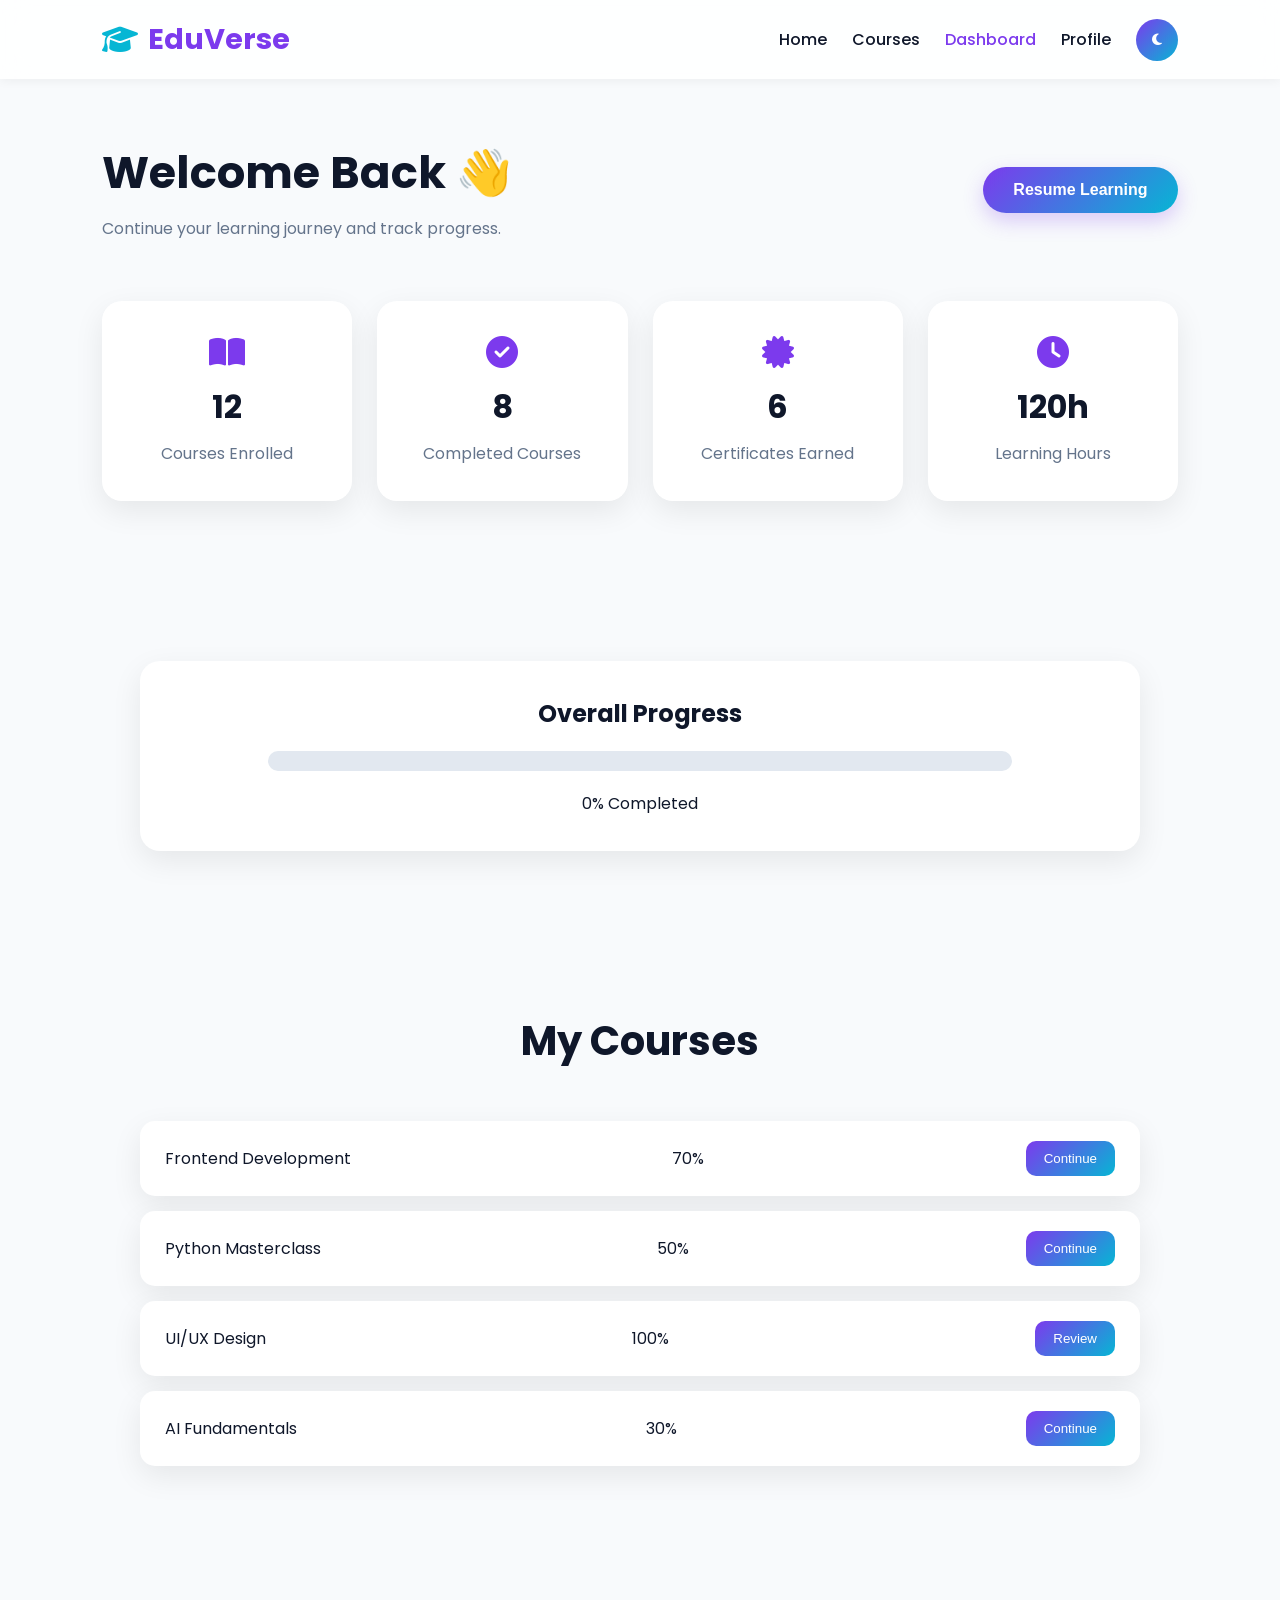
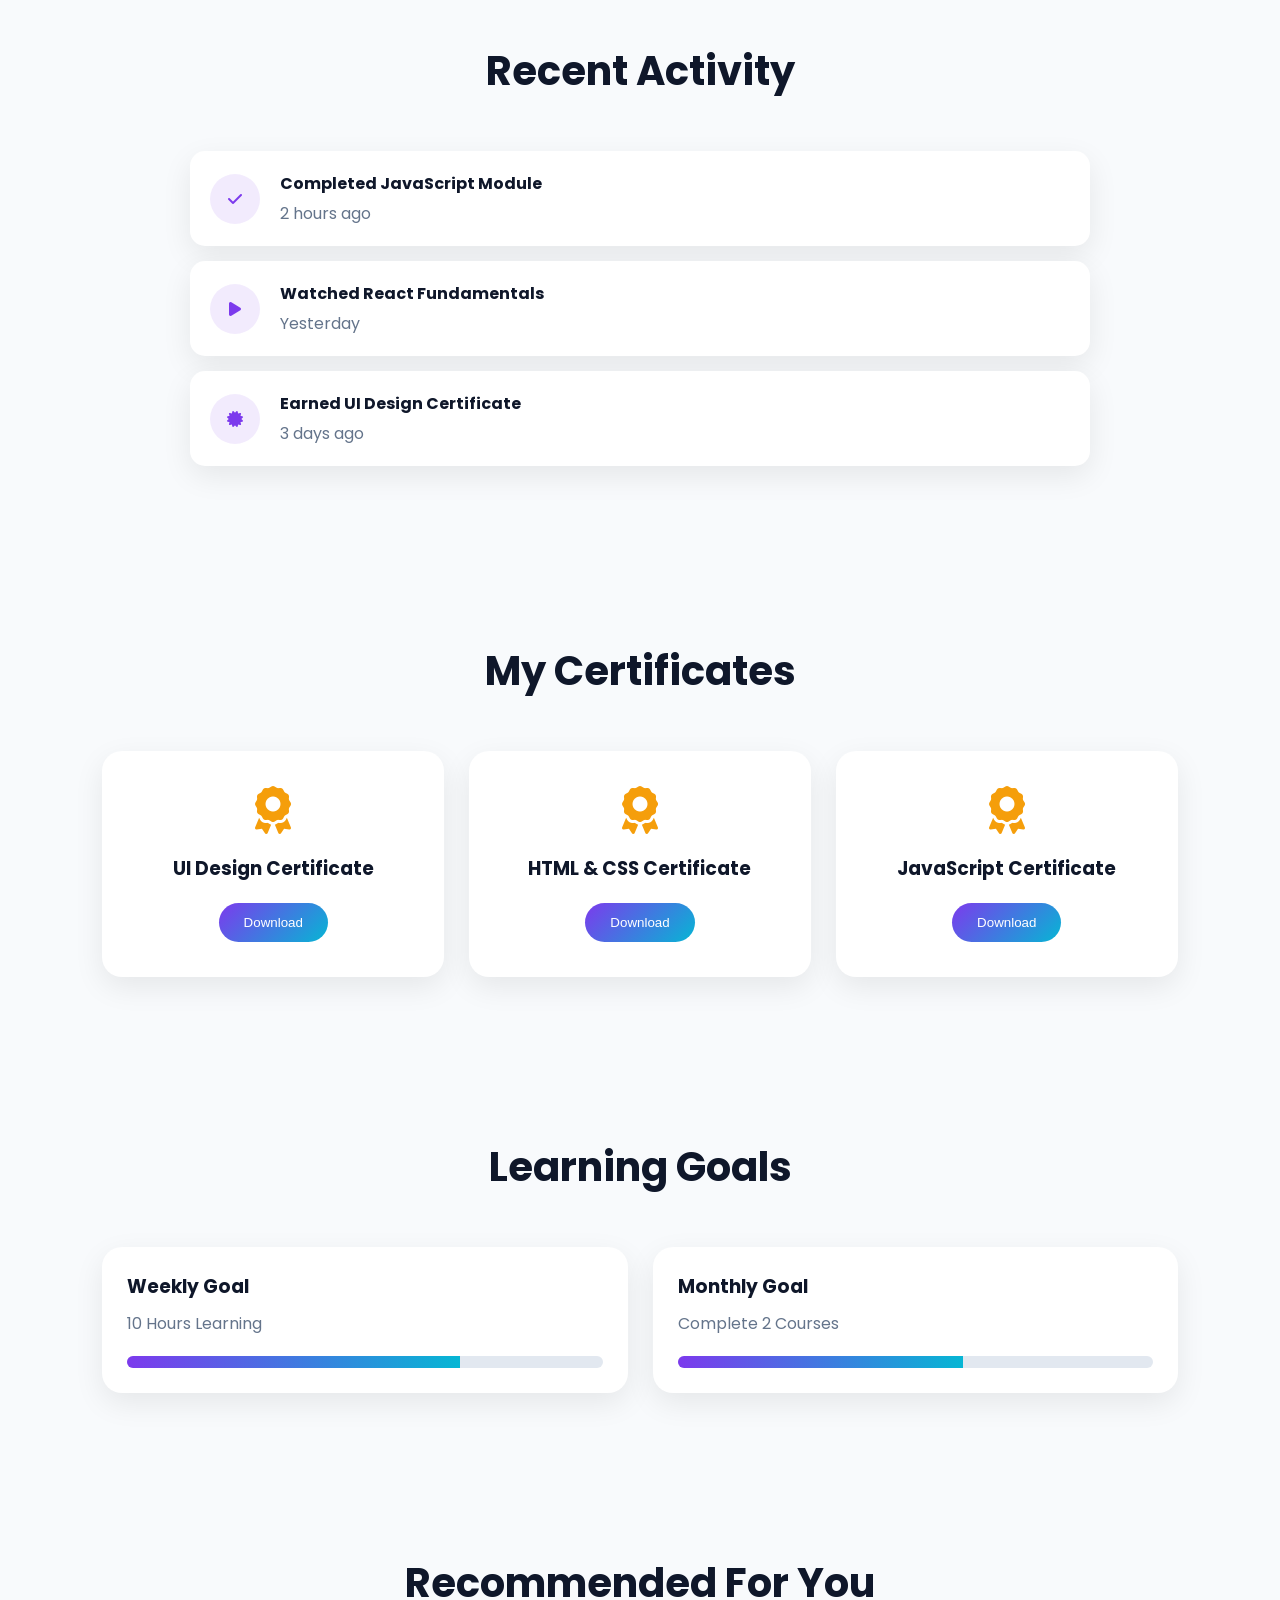
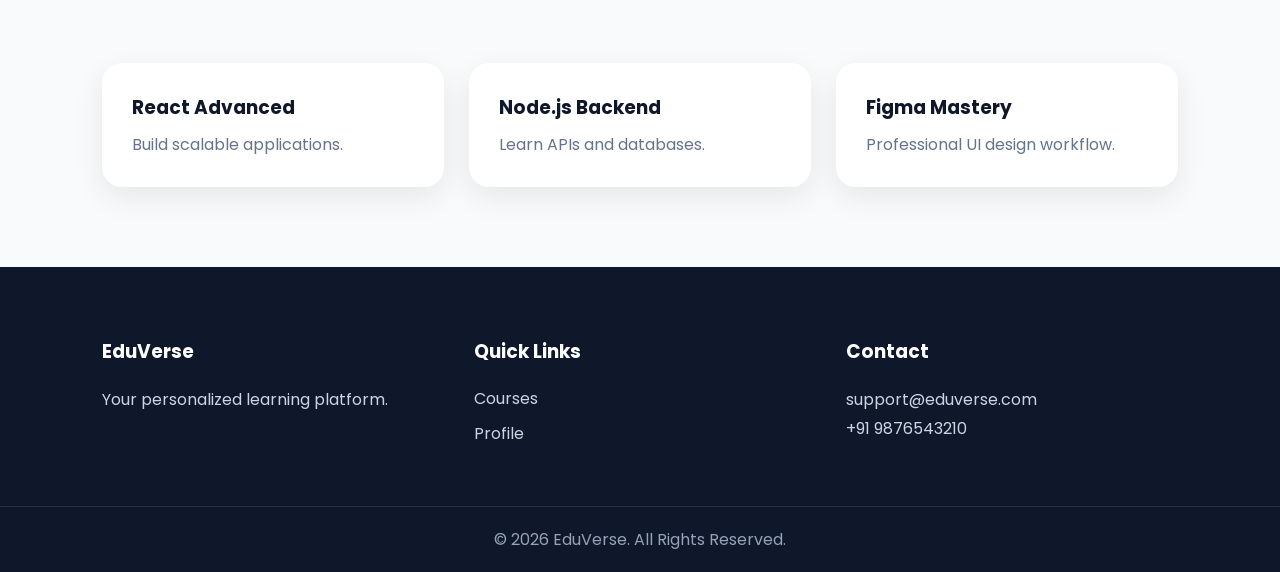
<file: dashboard.html>
<!DOCTYPE html>
<html lang="en">

<head>
    <meta charset="UTF-8">
    <meta name="viewport" content="width=device-width, initial-scale=1.0">
    <title>Dashboard - EduVerse</title>

    <link rel="stylesheet" href="css/style.css">

    <link href="https://cdnjs.cloudflare.com/ajax/libs/font-awesome/6.5.1/css/all.min.css" rel="stylesheet">
</head>

<body>

    <!-- NAVBAR -->

    <header class="navbar">

        <div class="logo">
            <i class="fa-solid fa-graduation-cap"></i>
            EduVerse
        </div>

        <nav>

            <a href="index.html">Home</a>
            <a href="courses.html">Courses</a>
            <a href="dashboard.html" class="active">Dashboard</a>
            <a href="profile.html">Profile</a>

            <button id="themeBtn">
                <i class="fa-solid fa-moon"></i>
            </button>

        </nav>

    </header>

    <!-- DASHBOARD HEADER -->

    <section class="dashboard-header">

        <div>

            <h1>Welcome Back 👋</h1>

            <p>
                Continue your learning journey and track progress.
            </p>

        </div>

        <button class="primary-btn">
            Resume Learning
        </button>

    </section>

    <!-- STATS -->

    <section class="dashboard-stats">

        <div class="dashboard-card">

            <i class="fa-solid fa-book-open"></i>

            <h2>12</h2>

            <p>Courses Enrolled</p>

        </div>

        <div class="dashboard-card">

            <i class="fa-solid fa-circle-check"></i>

            <h2>8</h2>

            <p>Completed Courses</p>

        </div>

        <div class="dashboard-card">

            <i class="fa-solid fa-certificate"></i>

            <h2>6</h2>

            <p>Certificates Earned</p>

        </div>

        <div class="dashboard-card">

            <i class="fa-solid fa-clock"></i>

            <h2>120h</h2>

            <p>Learning Hours</p>

        </div>

    </section>

    <!-- PROGRESS -->

    <section class="progress-overview">

        <div class="progress-card">

            <h2>Overall Progress</h2>

            <div class="progress-container">

                <div
                    class="progress-fill"
                    id="dashboardProgress">
                </div>

            </div>

            <p id="dashboardText">
                0% Completed
            </p>

        </div>

    </section>

    <!-- ENROLLED COURSES -->

    <section class="enrolled-courses">

        <div class="section-title">

            <h2>My Courses</h2>

        </div>

        <div class="course-table">

            <div class="table-row">

                <span>Frontend Development</span>

                <span>70%</span>

                <button>
                    Continue
                </button>

            </div>

            <div class="table-row">

                <span>Python Masterclass</span>

                <span>50%</span>

                <button>
                    Continue
                </button>

            </div>

            <div class="table-row">

                <span>UI/UX Design</span>

                <span>100%</span>

                <button>
                    Review
                </button>

            </div>

            <div class="table-row">

                <span>AI Fundamentals</span>

                <span>30%</span>

                <button>
                    Continue
                </button>

            </div>

        </div>

    </section>

    <!-- RECENT ACTIVITY -->

    <section class="activity-section">

        <div class="section-title">

            <h2>Recent Activity</h2>

        </div>

        <div class="activity-list">

            <div class="activity-item">

                <i class="fa-solid fa-check"></i>

                <div>

                    <h4>
                        Completed JavaScript Module
                    </h4>

                    <p>
                        2 hours ago
                    </p>

                </div>

            </div>

            <div class="activity-item">

                <i class="fa-solid fa-play"></i>

                <div>

                    <h4>
                        Watched React Fundamentals
                    </h4>

                    <p>
                        Yesterday
                    </p>

                </div>

            </div>

            <div class="activity-item">

                <i class="fa-solid fa-certificate"></i>

                <div>

                    <h4>
                        Earned UI Design Certificate
                    </h4>

                    <p>
                        3 days ago
                    </p>

                </div>

            </div>

        </div>

    </section>

    <!-- CERTIFICATES -->

    <section class="certificate-section">

        <div class="section-title">

            <h2>My Certificates</h2>

        </div>

        <div class="certificate-grid">

            <div class="certificate-card">

                <i class="fa-solid fa-award"></i>

                <h3>
                    UI Design Certificate
                </h3>

                <button>
                    Download
                </button>

            </div>

            <div class="certificate-card">

                <i class="fa-solid fa-award"></i>

                <h3>
                    HTML & CSS Certificate
                </h3>

                <button>
                    Download
                </button>

            </div>

            <div class="certificate-card">

                <i class="fa-solid fa-award"></i>

                <h3>
                    JavaScript Certificate
                </h3>

                <button>
                    Download
                </button>

            </div>

        </div>

    </section>

    <!-- LEARNING GOALS -->

    <section class="goals-section">

        <div class="section-title">

            <h2>Learning Goals</h2>

        </div>

        <div class="goals-grid">

            <div class="goal-card">

                <h3>Weekly Goal</h3>

                <p>
                    10 Hours Learning
                </p>

                <div class="mini-progress">

                    <div style="width:70%">
                    </div>

                </div>

            </div>

            <div class="goal-card">

                <h3>Monthly Goal</h3>

                <p>
                    Complete 2 Courses
                </p>

                <div class="mini-progress">

                    <div style="width:60%">
                    </div>

                </div>

            </div>

        </div>

    </section>

    <!-- RECOMMENDED COURSES -->

    <section class="recommended-section">

        <div class="section-title">

            <h2>Recommended For You</h2>

        </div>

        <div class="recommended-grid">

            <div class="recommend-card">

                <h3>React Advanced</h3>

                <p>
                    Build scalable applications.
                </p>

            </div>

            <div class="recommend-card">

                <h3>Node.js Backend</h3>

                <p>
                    Learn APIs and databases.
                </p>

            </div>

            <div class="recommend-card">

                <h3>Figma Mastery</h3>

                <p>
                    Professional UI design workflow.
                </p>

            </div>

        </div>

    </section>

    <!-- FOOTER -->

    <footer>

        <div class="footer-content">

            <div>

                <h3>EduVerse</h3>

                <p>
                    Your personalized learning platform.
                </p>

            </div>

            <div>

                <h3>Quick Links</h3>

                <a href="courses.html">Courses</a>
                <a href="profile.html">Profile</a>

            </div>

            <div>

                <h3>Contact</h3>

                <p>support@eduverse.com</p>
                <p>+91 9876543210</p>

            </div>

        </div>

        <div class="copyright">
            © 2026 EduVerse. All Rights Reserved.
        </div>

    </footer>

    <script src="js/app.js"></script>

</body>

</html>
</file>
<file: css/style.css>
/* ====================================
   GOOGLE FONT
==================================== */

@import url('https://fonts.googleapis.com/css2?family=Poppins:wght@300;400;500;600;700;800&display=swap');

/* ====================================
   ROOT VARIABLES
==================================== */

:root {

    --primary: #7c3aed;
    --secondary: #06b6d4;
    --accent: #f43f5e;

    --dark: #0f172a;
    --dark-light: #1e293b;

    --light: #f8fafc;
    --white: #ffffff;

    --gray: #64748b;
    --gray-light: #e2e8f0;

    --shadow:
        0 10px 30px rgba(0,0,0,0.08);

    --transition: .3s ease;
}

/* ====================================
   RESET
==================================== */

*{
    margin:0;
    padding:0;
    box-sizing:border-box;
}

html{
    scroll-behavior:smooth;
}

body{

    font-family:'Poppins',sans-serif;
    background:var(--light);
    color:var(--dark);

    overflow-x:hidden;
}

/* ====================================
   COMMON
==================================== */

.container{
    width:90%;
    max-width:1200px;
    margin:auto;
}

section{
    padding:80px 8%;
}

img{
    width:100%;
    display:block;
}

a{
    text-decoration:none;
}

ul{
    list-style:none;
}

button{
    cursor:pointer;
    border:none;
    transition:var(--transition);
}

/* ====================================
   SECTION TITLE
==================================== */

.section-title{
    text-align:center;
    margin-bottom:50px;
}

.section-title h2{

    font-size:2.5rem;
    font-weight:700;

    margin-bottom:10px;
}

.section-title p{

    color:var(--gray);
    font-size:1rem;
}

/* ====================================
   BUTTONS
==================================== */

.primary-btn{

    padding:14px 30px;

    border-radius:50px;

    background:
    linear-gradient(
        135deg,
        var(--primary),
        var(--secondary)
    );

    color:white;

    font-size:1rem;
    font-weight:600;

    box-shadow:
    0 8px 20px rgba(124,58,237,.25);
}

.primary-btn:hover{

    transform:translateY(-3px);
}

.secondary-btn{

    padding:14px 30px;

    border-radius:50px;

    background:white;

    color:var(--primary);

    border:2px solid var(--primary);

    font-weight:600;
}

.secondary-btn:hover{

    background:var(--primary);
    color:white;
}

/* ====================================
   NAVBAR
==================================== */

.navbar{

    position:sticky;
    top:0;
    z-index:1000;

    display:flex;
    justify-content:space-between;
    align-items:center;

    padding:18px 8%;

    background:
    rgba(255,255,255,.85);

    backdrop-filter:blur(14px);

    box-shadow:
    0 2px 10px rgba(0,0,0,.05);
}

.logo{

    font-size:1.8rem;
    font-weight:700;

    color:var(--primary);

    display:flex;
    align-items:center;
    gap:10px;
}

.logo i{
    color:var(--secondary);
}

.navbar nav{

    display:flex;
    align-items:center;
    gap:25px;
}

.navbar nav a{

    color:var(--dark);
    font-weight:500;

    transition:var(--transition);
}

.navbar nav a:hover,
.navbar nav a.active{

    color:var(--primary);
}

#themeBtn{

    width:42px;
    height:42px;

    border-radius:50%;

    background:
    linear-gradient(
        135deg,
        var(--primary),
        var(--secondary)
    );

    color:white;

    display:flex;
    justify-content:center;
    align-items:center;
}

/* ====================================
   HERO SECTION
==================================== */

.hero{

    min-height:90vh;

    display:grid;
    grid-template-columns:1fr 1fr;

    align-items:center;
    gap:60px;

    padding:80px 8%;
}

.hero-content h1{

    font-size:4rem;
    line-height:1.2;

    margin:20px 0;
}

.hero-content p{

    font-size:1.1rem;

    color:var(--gray);

    margin-bottom:30px;

    max-width:550px;
}

.hero-buttons{

    display:flex;
    gap:15px;
}

.badge{

    display:inline-block;

    padding:10px 18px;

    border-radius:50px;

    background:
    rgba(124,58,237,.1);

    color:var(--primary);

    font-weight:600;
}

.hero-image{

    animation:floatImage 4s ease-in-out infinite;
}

.hero-image img{

    border-radius:30px;

    box-shadow:
    0 20px 40px rgba(0,0,0,.15);
}

/* ====================================
   STATS
==================================== */

.stats{

    display:grid;

    grid-template-columns:
    repeat(auto-fit,minmax(220px,1fr));

    gap:25px;

    background:white;
}

.stat-card{

    text-align:center;

    padding:35px;

    background:white;

    border-radius:20px;

    box-shadow:var(--shadow);

    transition:var(--transition);
}

.stat-card:hover{

    transform:translateY(-8px);
}

.stat-card h2{

    font-size:2.2rem;

    color:var(--primary);

    margin-bottom:10px;
}

.stat-card p{

    color:var(--gray);
}

/* ====================================
   CATEGORIES
==================================== */

.category-grid{

    display:grid;

    grid-template-columns:
    repeat(auto-fit,minmax(220px,1fr));

    gap:25px;
}

.category-card{

    background:white;

    padding:40px;

    text-align:center;

    border-radius:20px;

    box-shadow:var(--shadow);

    transition:var(--transition);
}

.category-card:hover{

    transform:translateY(-10px);
}

.category-card i{

    font-size:3rem;

    background:
    linear-gradient(
        135deg,
        var(--primary),
        var(--secondary)
    );

    -webkit-background-clip:text;
    -webkit-text-fill-color:transparent;

    margin-bottom:20px;
}

.category-card h3{

    font-size:1.2rem;
}

/* ====================================
   PAGE BANNER
==================================== */

.page-banner{

    text-align:center;

    padding:100px 8%;

    background:
    linear-gradient(
        135deg,
        var(--primary),
        var(--secondary)
    );

    color:white;
}

.page-banner h1{

    font-size:3rem;
    margin-bottom:15px;
}

.page-banner p{

    font-size:1.1rem;
}

/* ====================================
   ANIMATION
==================================== */

@keyframes floatImage{

    0%{
        transform:translateY(0);
    }

    50%{
        transform:translateY(-15px);
    }

    100%{
        transform:translateY(0);
    }
}

/* ====================================
   FEATURED COURSES
==================================== */

.featured{
    background:#fdfdfd;
}

.course-grid{

    display:grid;

    grid-template-columns:
    repeat(auto-fit,minmax(320px,1fr));

    gap:30px;
}

.course-card{

    background:white;

    border-radius:24px;

    overflow:hidden;

    box-shadow:var(--shadow);

    transition:all .35s ease;

    position:relative;
}

.course-card:hover{

    transform:
    translateY(-10px);

    box-shadow:
    0 20px 40px rgba(0,0,0,.12);
}

.course-card img{

    height:220px;

    object-fit:cover;
}

.course-content{

    padding:25px;
}

.course-content span:first-child{

    display:inline-block;

    padding:8px 14px;

    border-radius:50px;

    background:
    rgba(124,58,237,.1);

    color:var(--primary);

    font-size:.85rem;
    font-weight:600;

    margin-bottom:15px;
}

.course-content h3{

    font-size:1.4rem;

    margin-bottom:12px;
}

.course-content p{

    color:var(--gray);

    line-height:1.7;

    margin-bottom:20px;
}

.course-footer{

    display:flex;

    justify-content:space-between;
    align-items:center;
}

.course-footer span{

    font-weight:600;
}

.course-footer button{

    padding:10px 22px;

    border-radius:30px;

    background:
    linear-gradient(
        135deg,
        var(--primary),
        var(--secondary)
    );

    color:white;

    font-weight:600;
}

.course-footer button:hover{

    opacity:.9;
}

/* ====================================
   COURSES PAGE
==================================== */

.courses-page{

    background:var(--light);
}

/* ====================================
   SEARCH SECTION
==================================== */

.search-section{

    padding:40px 8%;
}

.search-container{

    display:flex;

    justify-content:center;
    gap:20px;

    flex-wrap:wrap;
}

.search-container input{

    width:420px;

    padding:15px 20px;

    border:none;

    outline:none;

    border-radius:12px;

    background:white;

    box-shadow:var(--shadow);

    font-size:1rem;
}

.search-container select{

    padding:15px 20px;

    border:none;

    border-radius:12px;

    background:white;

    box-shadow:var(--shadow);

    cursor:pointer;

    min-width:220px;
}

.search-container input:focus,
.search-container select:focus{

    outline:
    2px solid rgba(124,58,237,.3);
}

/* ====================================
   COURSE META
==================================== */

.course-meta{

    display:flex;

    justify-content:space-between;

    margin-bottom:20px;

    color:var(--gray);

    font-size:.95rem;
}

.course-meta i{

    color:var(--primary);
}

/* ====================================
   CTA SECTION
==================================== */

.cta-section{

    text-align:center;

    background:
    linear-gradient(
        135deg,
        var(--primary),
        var(--secondary)
    );

    color:white;
}

.cta-section h2{

    font-size:2.7rem;

    margin-bottom:20px;
}

.cta-section p{

    max-width:700px;

    margin:auto;

    margin-bottom:30px;

    opacity:.95;
}

.cta-section .primary-btn{

    background:white;

    color:var(--primary);
}

/* ====================================
   TESTIMONIALS
==================================== */

.testimonials{

    background:white;
}

.testimonial-grid{

    display:grid;

    grid-template-columns:
    repeat(auto-fit,minmax(280px,1fr));

    gap:25px;
}

.testimonial{

    background:#fff;

    padding:30px;

    border-radius:20px;

    box-shadow:var(--shadow);

    transition:var(--transition);
}

.testimonial:hover{

    transform:translateY(-8px);
}

.testimonial p{

    color:var(--gray);

    line-height:1.8;

    margin-bottom:20px;

    font-style:italic;
}

.testimonial h4{

    color:var(--primary);
}

/* ====================================
   NEWSLETTER
==================================== */

.newsletter{ 

    text-align:center;

    background:white;
}

.newsletter h2{

    font-size:2.4rem;

    margin-bottom:15px;
}

.newsletter p{

    color:var(--gray);

    margin-bottom:30px;
}

.newsletter-form{

    display:flex;

    justify-content:center;

    gap:15px;

    flex-wrap:wrap;
}

.newsletter-form input{

    width:400px;

    padding:15px 20px;

    border:none;

    border-radius:50px;

    background:#f1f5f9;

    font-size:1rem;
}

.newsletter-form button{

    padding:15px 30px;

    border-radius:50px;

    background:
    linear-gradient(
        135deg,
        var(--primary),
        var(--secondary)
    );

    color:white;

    font-weight:600;
}

/* ====================================
   FOOTER
==================================== */

footer{

    background:var(--dark);

    color:white;

    padding-top:70px;
}

.footer-content{

    display:grid;

    grid-template-columns:
    repeat(auto-fit,minmax(250px,1fr));

    gap:40px;

    padding:0 8% 50px;
}

.footer-content h3{

    margin-bottom:20px;

    color:white;
}

.footer-content p{

    color:#cbd5e1;

    line-height:1.8;
}

.footer-content a{

    display:block;

    margin-bottom:10px;

    color:#cbd5e1;

    transition:var(--transition);
}

.footer-content a:hover{

    color:white;

    padding-left:5px;
}

.copyright{

    border-top:
    1px solid rgba(255,255,255,.1);

    text-align:center;

    padding:20px;

    color:#94a3b8;
}

/* ====================================
   SMALL CARD HOVER EFFECT
==================================== */

.course-card::before{

    content:"";

    position:absolute;

    top:0;
    left:-100%;

    width:100%;
    height:100%;

    background:
    linear-gradient(
        90deg,
        transparent,
        rgba(255,255,255,.25),
        transparent
    );

    transition:.6s;
}

.course-card:hover::before{

    left:100%;
}

/* ====================================
   COURSE DETAILS PAGE
==================================== */

.course-hero{

    display:grid;

    grid-template-columns:1fr 1fr;

    gap:60px;

    align-items:center;

    padding:80px 8%;
}

.course-tag{

    display:inline-block;

    padding:10px 18px;

    border-radius:50px;

    background:rgba(124,58,237,.1);

    color:var(--primary);

    font-weight:600;

    margin-bottom:20px;
}

.course-info h1{

    font-size:3rem;

    margin-bottom:20px;

    line-height:1.2;
}

.course-info p{

    color:var(--gray);

    line-height:1.8;

    margin-bottom:25px;
}

.course-stats{

    display:flex;

    gap:20px;

    flex-wrap:wrap;

    margin-bottom:30px;

    font-weight:500;
}

.course-thumbnail img{

    border-radius:24px;

    box-shadow:
    0 20px 40px rgba(0,0,0,.15);
}

/* ====================================
   VIDEO SECTION
==================================== */

.video-section{

    background:white;
}

.video-section h2{

    text-align:center;

    margin-bottom:40px;

    font-size:2.2rem;
}

.video-container{

    max-width:1000px;

    margin:auto;
}

.video-container iframe{

    width:100%;

    height:550px;

    border:none;

    border-radius:24px;

    box-shadow:var(--shadow);
}

/* ====================================
   CURRICULUM
==================================== */

.lesson-list{

    max-width:900px;

    margin:auto;
}

.lesson-item{

    background:white;

    padding:20px 25px;

    margin-bottom:15px;

    border-radius:15px;

    display:flex;

    justify-content:space-between;

    align-items:center;

    box-shadow:var(--shadow);
}

.lesson-item span{

    font-weight:500;
}

.lesson-item button{

    padding:10px 20px;

    border-radius:10px;

    background:
    linear-gradient(
        135deg,
        var(--primary),
        var(--secondary)
    );

    color:white;
}

/* ====================================
   PROGRESS SECTION
==================================== */

.progress-section{

    text-align:center;
}

.progress-container{

    width:80%;

    max-width:900px;

    margin:20px auto;

    background:#e2e8f0;

    border-radius:50px;

    overflow:hidden;

    height:20px;
}

.progress-fill{

    width:0%;

    height:100%;

    background:
    linear-gradient(
        90deg,
        var(--primary),
        var(--secondary)
    );

    transition:1s ease;
}

#progressText{

    font-weight:600;

    margin-top:15px;
}

/* ====================================
   LEARNING OUTCOMES
==================================== */

.outcomes-grid{

    display:grid;

    grid-template-columns:
    repeat(auto-fit,minmax(250px,1fr));

    gap:20px;
}

.outcome-card{

    background:white;

    padding:25px;

    border-radius:16px;

    box-shadow:var(--shadow);

    display:flex;

    align-items:center;

    gap:12px;

    font-weight:600;

    color:#0f172a;
}

.outcome-card span{

    color:inherit;
}

.outcome-card i{

    color:#22c55e;

    font-size:1.2rem;
}

/* ====================================
   INSTRUCTOR
==================================== */

.instructor-card{

    display:flex;

    gap:30px;

    align-items:center;

    background:white;

    padding:30px;

    border-radius:20px;

    box-shadow:var(--shadow);

    max-width:1000px;

    margin:auto;
}

.instructor-card img{

    width:160px;
    height:160px;

    border-radius:50%;

    object-fit:cover;
}

.instructor-card h3{

    margin-bottom:10px;
}

.instructor-card p{

    color:#475569;
    font-size:1rem;
    line-height:1.8;
}

.instructor-stats{

    display:flex;

    gap:20px;

    flex-wrap:wrap;

    font-weight:600;

    color:var(--primary);
}

/* ====================================
   FEATURES SECTION
==================================== */

.features-grid{

    display:grid;

    grid-template-columns:
    repeat(auto-fit,minmax(250px,1fr));

    gap:20px;
}

.feature-box{

    background:white;

    padding:25px;

    border-radius:18px;

    box-shadow:var(--shadow);

    text-align:center;

    font-weight:600;

    transition:.3s;
}

.feature-box:hover{

    transform:translateY(-8px);
}

/* ====================================
   DASHBOARD HEADER
==================================== */

.dashboard-header{

    display:flex;

    justify-content:space-between;

    align-items:center;

    flex-wrap:wrap;

    gap:20px;

    padding:60px 8%;
}

.dashboard-header h1{

    font-size:2.8rem;

    margin-bottom:10px;
}

.dashboard-header p{

    color:var(--gray);
}

/* ====================================
   DASHBOARD STATS
==================================== */

.dashboard-stats{

    display:grid;

    grid-template-columns:
    repeat(auto-fit,minmax(240px,1fr));

    gap:25px;

    padding:0 8% 80px;
}

.dashboard-card{

    background:white;

    padding:35px;

    text-align:center;

    border-radius:20px;

    box-shadow:var(--shadow);

    transition:.3s;
}

.dashboard-card:hover{

    transform:translateY(-8px);
}

.dashboard-card i{

    font-size:2rem;

    color:var(--primary);

    margin-bottom:15px;
}

.dashboard-card h2{

    font-size:2rem;

    margin-bottom:10px;
}

.dashboard-card p{

    color:var(--gray);
}

/* ====================================
   PROGRESS OVERVIEW
==================================== */

.progress-card{

    background:white;

    padding:35px;

    border-radius:20px;

    box-shadow:var(--shadow);

    max-width:1000px;

    margin:auto;

    text-align:center;
}

.progress-card h2{

    margin-bottom:20px;
}

/* ====================================
   ENROLLED COURSES TABLE
==================================== */

.course-table{

    max-width:1000px;

    margin:auto;
}

.table-row{

    display:flex;

    justify-content:space-between;

    align-items:center;

    flex-wrap:wrap;

    gap:15px;

    background:white;

    padding:20px 25px;

    margin-bottom:15px;

    border-radius:15px;

    box-shadow:var(--shadow);
}

.table-row button{

    padding:10px 18px;

    border-radius:10px;

    background:
    linear-gradient(
        135deg,
        var(--primary),
        var(--secondary)
    );

    color:white;
}

/* ====================================
   RECENT ACTIVITY
==================================== */

.activity-list{

    max-width:900px;

    margin:auto;
}

.activity-item{

    display:flex;

    align-items:center;

    gap:20px;

    background:white;

    padding:20px;

    border-radius:15px;

    margin-bottom:15px;

    box-shadow:var(--shadow);
}

.activity-item i{

    width:50px;
    height:50px;

    border-radius:50%;

    display:flex;

    justify-content:center;

    align-items:center;

    background:
    rgba(124,58,237,.1);

    color:var(--primary);
}

.activity-item p{

    color:var(--gray);

    margin-top:5px;
}

/* ====================================
   CERTIFICATES
==================================== */

.certificate-grid{

    display:grid;

    grid-template-columns:
    repeat(auto-fit,minmax(250px,1fr));

    gap:25px;
}

.certificate-card{

    background:white;

    padding:35px 25px;

    border-radius:20px;

    text-align:center;

    box-shadow:var(--shadow);

    transition:.3s;
}

.certificate-card:hover{

    transform:translateY(-8px);
}

.certificate-card i{

    font-size:3rem;

    color:#f59e0b;

    margin-bottom:20px;
}

.certificate-card h3{

    margin-bottom:20px;
}

.certificate-card button{

    padding:12px 25px;

    border-radius:30px;

    background:
    linear-gradient(
        135deg,
        var(--primary),
        var(--secondary)
    );

    color:white;
}

/* ====================================
   LEARNING GOALS
==================================== */

.goals-grid{

    display:grid;

    grid-template-columns:
    repeat(auto-fit,minmax(320px,1fr));

    gap:25px;
}

.goal-card{

    background:white;

    padding:25px;

    border-radius:20px;

    box-shadow:var(--shadow);
}

.goal-card h3{

    margin-bottom:10px;
}

.goal-card p{

    color:var(--gray);

    margin-bottom:20px;
}

.mini-progress{

    width:100%;

    height:12px;

    background:#e2e8f0;

    border-radius:50px;

    overflow:hidden;
}

.mini-progress div{

    height:100%;

    background:
    linear-gradient(
        90deg,
        var(--primary),
        var(--secondary)
    );
}

/* ====================================
   RECOMMENDED COURSES
==================================== */

.recommended-grid{

    display:grid;

    grid-template-columns:
    repeat(auto-fit,minmax(250px,1fr));

    gap:25px;
}

.recommend-card{

    background:white;

    padding:30px;

    border-radius:20px;

    box-shadow:var(--shadow);

    transition:.3s;
}

.recommend-card:hover{

    transform:translateY(-8px);
}

.recommend-card h3{

    margin-bottom:10px;
}

.recommend-card p{

    color:var(--gray);
}

/* ====================================
   PROFILE HERO
==================================== */

.profile-hero{

    padding:80px 8%;

    display:flex;

    justify-content:center;
}

.profile-card{

    background:white;

    padding:40px;

    border-radius:25px;

    text-align:center;

    box-shadow:var(--shadow);

    width:100%;
    max-width:450px;
}

.profile-card img{

    width:140px;
    height:140px;

    border-radius:50%;

    object-fit:cover;

    margin:auto;

    margin-bottom:20px;

    border:5px solid rgba(124,58,237,.15);
}

.profile-card h2{

    margin-bottom:10px;
}

.profile-card p{

    color:var(--gray);

    margin-bottom:20px;
}

.profile-badges{

    display:flex;

    justify-content:center;

    gap:10px;

    flex-wrap:wrap;
}

.profile-badges span{

    background:
    rgba(124,58,237,.1);

    color:var(--primary);

    padding:8px 15px;

    border-radius:30px;

    font-size:.9rem;

    font-weight:600;
}

/* ====================================
   PROFILE FORM
==================================== */

.profile-info{

    background:white;

    max-width:800px;

    margin:auto;

    padding:40px;

    border-radius:25px;

    box-shadow:var(--shadow);
}

.profile-info h2{

    margin-bottom:30px;
}

.input-group{

    display:flex;

    flex-direction:column;

    margin-bottom:20px;
}

.input-group label{

    margin-bottom:8px;

    font-weight:500;
}

.input-group input{

    padding:15px;

    border:1px solid #dbe2ea;

    border-radius:12px;

    font-size:1rem;
}

.input-group input:focus{

    outline:none;

    border-color:var(--primary);
}

/* ====================================
   ACHIEVEMENTS
==================================== */

.achievement-grid{

    display:grid;

    grid-template-columns:
    repeat(auto-fit,minmax(250px,1fr));

    gap:25px;
}

.achievement-card{

    background:white;

    padding:30px;

    text-align:center;

    border-radius:20px;

    box-shadow:var(--shadow);

    transition:.3s;
}

.achievement-card:hover{

    transform:translateY(-8px);
}

.achievement-card i{

    font-size:2.8rem;

    color:var(--primary);

    margin-bottom:20px;
}

/* ====================================
   PROFILE COURSES
==================================== */

.profile-course-grid{

    display:grid;

    grid-template-columns:
    repeat(auto-fit,minmax(280px,1fr));

    gap:25px;
}

.profile-course-card{

    background:white;

    padding:25px;

    border-radius:18px;

    box-shadow:var(--shadow);
}

.profile-course-card p{

    color:var(--gray);

    margin-top:10px;
}

/* ====================================
   SETTINGS
==================================== */

.settings-grid{

    display:grid;

    grid-template-columns:
    repeat(auto-fit,minmax(250px,1fr));

    gap:25px;
}

.setting-card{

    background:white;

    padding:25px;

    border-radius:20px;

    box-shadow:var(--shadow);

    display:flex;

    justify-content:space-between;

    align-items:center;
}

.switch{

    position:relative;

    width:60px;
    height:30px;
}

.switch input{

    opacity:0;
    width:0;
    height:0;
}

.slider{

    position:absolute;

    cursor:pointer;

    top:0;
    left:0;
    right:0;
    bottom:0;

    background:#cbd5e1;

    transition:.4s;

    border-radius:50px;
}

.slider:before{

    position:absolute;

    content:"";

    height:24px;
    width:24px;

    left:3px;
    bottom:3px;

    background:white;

    transition:.4s;

    border-radius:50%;
}

.switch input:checked + .slider{

    background:var(--primary);
}

.switch input:checked + .slider:before{

    transform:translateX(30px);
}

/* ====================================
   SOCIAL ICONS
==================================== */

.social-icons{

    display:flex;

    justify-content:center;

    gap:20px;

    flex-wrap:wrap;
}

.social-icons a{

    width:60px;
    height:60px;

    border-radius:50%;

    display:flex;

    justify-content:center;
    align-items:center;

    background:white;

    color:var(--primary);

    box-shadow:var(--shadow);

    font-size:1.5rem;

    transition:.3s;
}

.social-icons a:hover{

    background:var(--primary);

    color:white;

    transform:translateY(-6px);
}

/* ====================================
   DARK MODE
==================================== */

body.dark{

    background:#0f172a;

    color:white;
}

/* Cards & Containers */

body.dark .navbar,
body.dark .course-card,
body.dark .dashboard-card,
body.dark .profile-card,
body.dark .profile-info,
body.dark .achievement-card,
body.dark .profile-course-card,
body.dark .setting-card,
body.dark .recommend-card,
body.dark .goal-card,
body.dark .certificate-card,
body.dark .feature-box,
body.dark .lesson-item,
body.dark .activity-item,
body.dark .table-row,
body.dark .stat-card,
body.dark .category-card,
body.dark .testimonial,
body.dark .progress-card,
body.dark .outcome-card,
body.dark .instructor-card{

    background:#1e293b;

    color:white;
}

/* Navigation */

body.dark .navbar a{

    color:white;
}

/* All Headings */

body.dark h1,
body.dark h2,
body.dark h3,
body.dark h4,
body.dark h5,
body.dark h6{

    color:white !important;
}

/* All Paragraphs */

body.dark p{

    color:#cbd5e1 !important;
}

/* Forms */

body.dark input,
body.dark select{

    background:#334155;

    color:white;

    border:none;
}

/* Course Cards */

body.dark .course-card h3{

    color:white !important;
}

body.dark .course-card p{

    color:#cbd5e1 !important;
}

/* Featured Courses Section */

body.dark .section-title h2{

    color:white !important;
}

body.dark .section-title p{

    color:#cbd5e1 !important;
}

/* Category Cards */

body.dark .category-card h3{

    color:white !important;
}

body.dark .category-card p{

    color:#cbd5e1 !important;
}

/* Testimonials */

body.dark .testimonial h4{

    color:white !important;
}

body.dark .testimonial p{

    color:#e2e8f0 !important;
}

/* Newsletter */

body.dark .newsletter h2{

    color:white !important;
}

body.dark .newsletter p{

    color:#cbd5e1 !important;
}

/* Feature Boxes */

body.dark .feature-box h3{

    color:white !important;
}

body.dark .feature-box p{

    color:#cbd5e1 !important;
}

/* Progress Cards */

body.dark .progress-card{

    background:#1e293b;
}

body.dark #progressText,
body.dark #dashboardText{

    color:white !important;

    font-weight:600;
}

/* Dashboard Header */

body.dark .dashboard-header h1{

    color:white !important;
}

body.dark .dashboard-header p{

    color:#cbd5e1 !important;
}

/* Outcome Cards */

body.dark .outcome-card{

    background:#1e293b;

    color:white;
}

body.dark .outcome-card i{

    color:#22c55e;
}

/* Instructor */

body.dark .instructor-card{

    background:#1e293b;
}

body.dark .instructor-card h3{

    color:white;
}

body.dark .instructor-card p{

    color:#e2e8f0;
}

body.dark .instructor-stats span{

    color:#a78bfa;
}

/* ====================================
   FEATURED COURSES DARK MODE FIX
==================================== */

body.dark .featured-courses,
body.dark .courses{

    background:#0f172a !important;
}

body.dark .featured-courses .section-title h2,
body.dark .featured-courses .section-title p,
body.dark .courses .section-title h2,
body.dark .courses .section-title p{

    color:white !important;
}

body.dark .featured-courses .section-title p,
body.dark .courses .section-title p{

    color:#cbd5e1 !important;
}

/* ====================================
   HOME PAGE DARK MODE FIX
==================================== */

body.dark .testimonials{

    background:#0f172a;
}

body.dark .newsletter{

    background:#0f172a;
}

/* Section Titles */

body.dark .section-title h2{

    color:white !important;
}

body.dark .section-title p{

    color:#cbd5e1 !important;
}

/* Testimonials */

body.dark .testimonial{

    background:#1e293b;
}

body.dark .testimonial h4{

    color:#a78bfa !important;
}

body.dark .testimonial p{

    color:#e2e8f0 !important;
}

/* Newsletter */

body.dark .newsletter h2{

    color:white !important;
}

body.dark .newsletter p{

    color:#cbd5e1 !important;
}

body.dark .newsletter-form input{

    background:#334155;

    color:white;
}

body.dark .newsletter-form input::placeholder{

    color:#94a3b8;
}

/* ====================================
   RESPONSIVE DESIGN
==================================== */

/* Tablet */

@media(max-width:992px){

    .hero,
    .course-hero{

        grid-template-columns:1fr;

        text-align:center;
    }

    .hero-content p{

        margin:auto;
        margin-bottom:30px;
    }

    .hero-buttons{

        justify-content:center;
    }

    .course-stats{

        justify-content:center;
    }

    .instructor-card{

        flex-direction:column;

        text-align:center;
    }

    .dashboard-header{

        text-align:center;

        justify-content:center;
    }
}

/* Mobile */

@media(max-width:768px){

    section{

        padding:60px 6%;
    }

    .navbar{

        flex-direction:column;

        gap:15px;
    }

    .navbar nav{

        flex-wrap:wrap;

        justify-content:center;
    }

    .hero-content h1{

        font-size:2.6rem;
    }

    .page-banner h1{

        font-size:2.3rem;
    }

    .course-info h1{

        font-size:2.3rem;
    }

    .section-title h2{

        font-size:2rem;
    }

    .video-container iframe{

        height:300px;
    }

    .lesson-item{

        flex-direction:column;

        gap:15px;
    }

    .table-row{

        flex-direction:column;

        text-align:center;
    }

    .search-container input{

        width:100%;
    }

    .newsletter-form input{

        width:100%;
    }
}

/* Small Mobile */

@media(max-width:480px){

    .hero-content h1{

        font-size:2rem;
    }

    .hero-buttons{

        flex-direction:column;
    }

    .primary-btn,
    .secondary-btn{

        width:100%;
    }

    .profile-card,
    .profile-info{

        padding:25px;
    }

    .dashboard-card,
    .course-card{

        padding:20px;
    }
}

.active-reveal{
    animation:fadeUp .8s ease forwards;
}

@keyframes fadeUp{
    from{
        opacity:0;
        transform:translateY(30px);
    }
    to{
        opacity:1;
        transform:translateY(0);
    }
}
</file>
